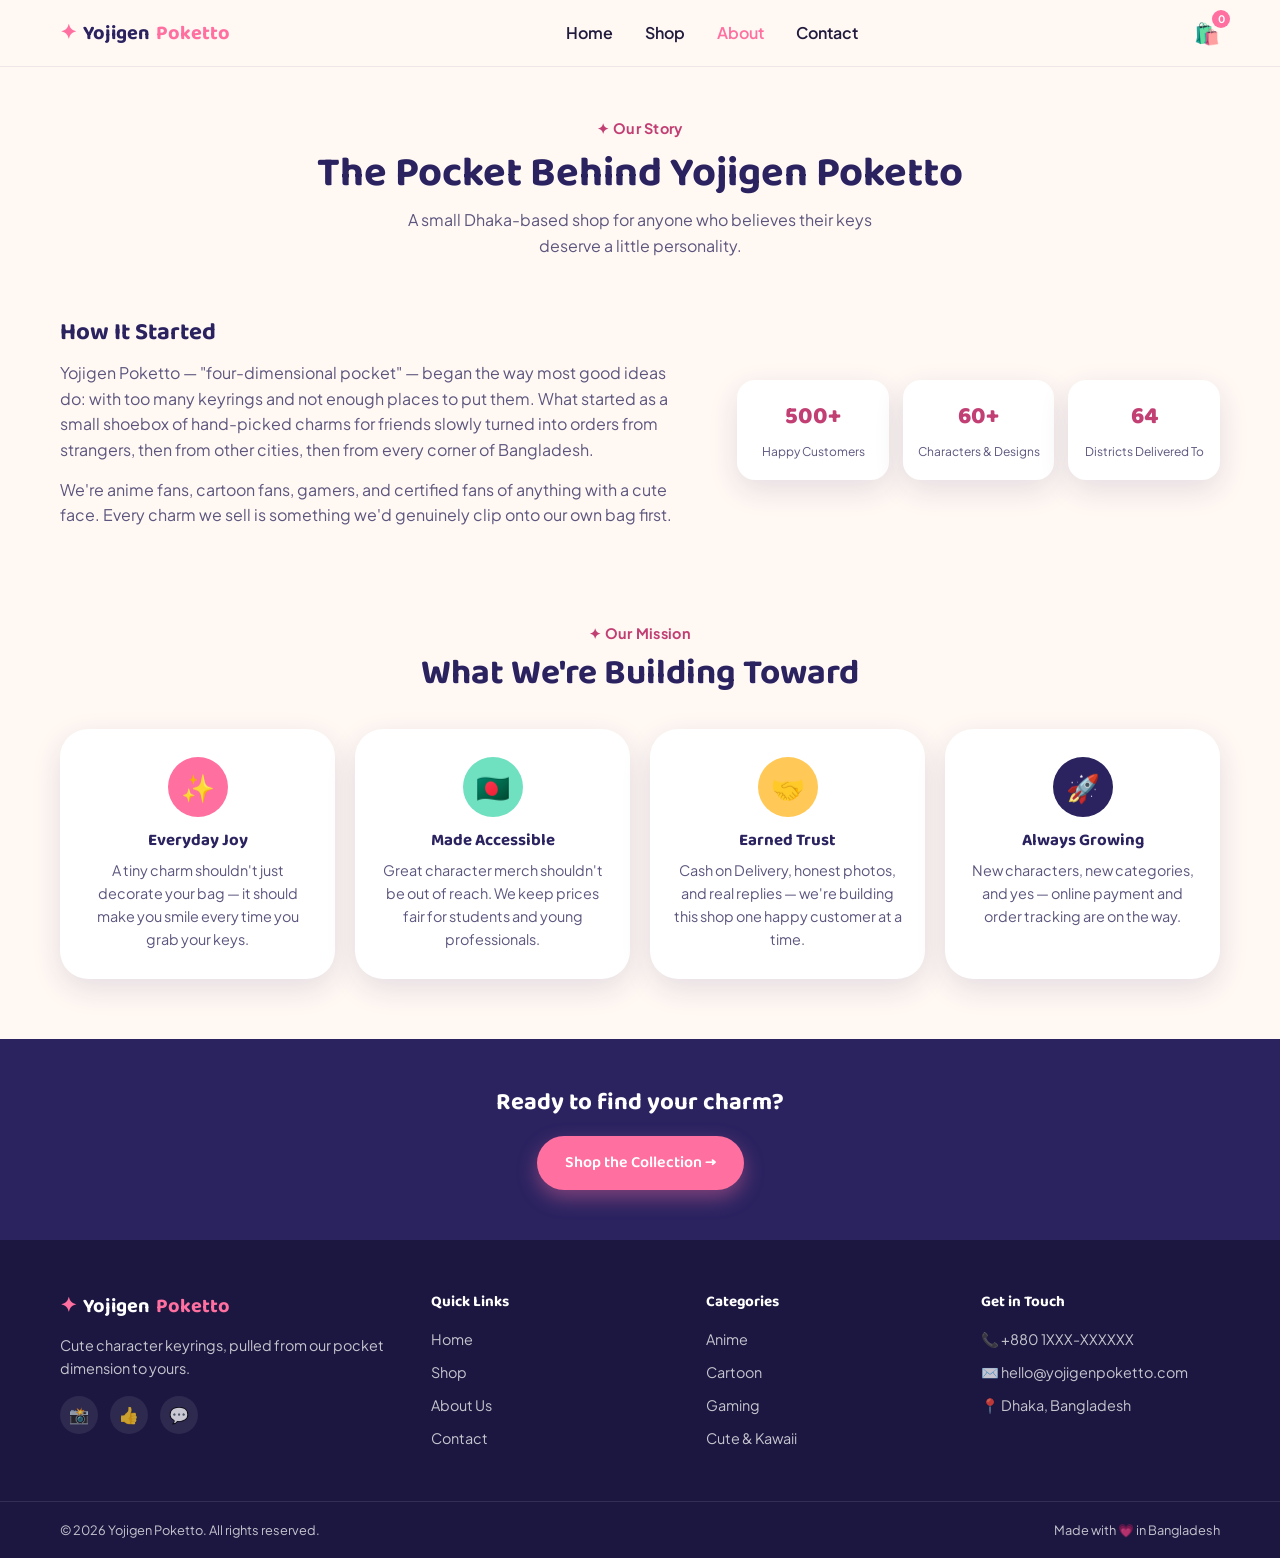
<file: about.html>
<!DOCTYPE html>
<html lang="en">
<head>
  <meta charset="UTF-8">
  <meta name="viewport" content="width=device-width, initial-scale=1.0">
  <title>About Us | Yojigen Poketto</title>
  <meta name="description" content="Meet Yojigen Poketto — a small Dhaka-based shop for cute anime, cartoon and gaming character keyrings.">
  <link rel="icon" href="data:image/svg+xml,<svg xmlns=%22http://www.w3.org/2000/svg%22 viewBox=%220 0 100 100%22><text y=%22.9em%22 font-size=%2290%22>🌀</text></svg>">

  <link rel="preconnect" href="https://fonts.googleapis.com">
  <link rel="preconnect" href="https://fonts.gstatic.com" crossorigin>
  <link href="https://fonts.googleapis.com/css2?family=Baloo+2:wght@500;600;700;800&family=Plus+Jakarta+Sans:wght@400;500;600;700&display=swap" rel="stylesheet">

  <link rel="stylesheet" href="css/style.css">
</head>
<body>

  <!-- ===== HEADER ===== -->
  <header class="site-header">
    <div class="container header-inner">
      <a href="index.html" class="logo">
        <span class="logo-mark">✦</span>
        Yojigen <span class="logo-accent">Poketto</span>
      </a>

      <nav class="main-nav" id="main-nav">
        <ul>
          <li><a href="index.html" class="nav-link">Home</a></li>
          <li><a href="products.html" class="nav-link">Shop</a></li>
          <li><a href="about.html" class="nav-link active">About</a></li>
          <li><a href="contact.html" class="nav-link">Contact</a></li>
        </ul>
      </nav>

      <div class="header-actions">
        <a href="cart.html" class="cart-link" aria-label="View cart">
          <span aria-hidden="true">🛍️</span>
          <span class="cart-count" id="cart-count">0</span>
        </a>
        <button class="nav-toggle" id="nav-toggle" aria-label="Open menu" aria-expanded="false">
          <span></span><span></span><span></span>
        </button>
      </div>
    </div>
  </header>

  <main>
    <section class="about-hero">
      <div class="container">
        <p class="eyebrow">✦ Our Story</p>
        <h1>The Pocket Behind Yojigen Poketto</h1>
        <p class="section-sub about-hero-sub">A small Dhaka-based shop for anyone who believes their keys deserve a little personality.</p>
      </div>
    </section>

    <section class="about-story">
      <div class="container about-story-grid">
        <div class="about-story-text">
          <h2>How It Started</h2>
          <p>Yojigen Poketto — "four-dimensional pocket" — began the way most good ideas do: with too many keyrings and not enough places to put them. What started as a small shoebox of hand-picked charms for friends slowly turned into orders from strangers, then from other cities, then from every corner of Bangladesh.</p>
          <p>We're anime fans, cartoon fans, gamers, and certified fans of anything with a cute face. Every charm we sell is something we'd genuinely clip onto our own bag first.</p>
        </div>

        <div class="about-stats">
          <div class="about-stat">
            <span class="about-stat-number">500+</span>
            <span class="about-stat-label">Happy Customers</span>
          </div>
          <div class="about-stat">
            <span class="about-stat-number">60+</span>
            <span class="about-stat-label">Characters &amp; Designs</span>
          </div>
          <div class="about-stat">
            <span class="about-stat-number">64</span>
            <span class="about-stat-label">Districts Delivered To</span>
          </div>
        </div>
      </div>
    </section>

    <section class="about-mission">
      <div class="container">
        <div class="section-heading">
          <p class="eyebrow">✦ Our Mission</p>
          <h2>What We're Building Toward</h2>
        </div>

        <div class="why-grid">
          <div class="why-card">
            <span class="why-icon why-icon-pink">✨</span>
            <h3>Everyday Joy</h3>
            <p>A tiny charm shouldn't just decorate your bag — it should make you smile every time you grab your keys.</p>
          </div>
          <div class="why-card">
            <span class="why-icon why-icon-mint">🇧🇩</span>
            <h3>Made Accessible</h3>
            <p>Great character merch shouldn't be out of reach. We keep prices fair for students and young professionals.</p>
          </div>
          <div class="why-card">
            <span class="why-icon why-icon-yellow">🤝</span>
            <h3>Earned Trust</h3>
            <p>Cash on Delivery, honest photos, and real replies — we're building this shop one happy customer at a time.</p>
          </div>
          <div class="why-card">
            <span class="why-icon why-icon-indigo">🚀</span>
            <h3>Always Growing</h3>
            <p>New characters, new categories, and yes — online payment and order tracking are on the way.</p>
          </div>
        </div>
      </div>
    </section>

    <section class="about-cta">
      <div class="container about-cta-inner">
        <h2>Ready to find your charm?</h2>
        <a href="products.html" class="btn btn-primary">Shop the Collection →</a>
      </div>
    </section>
  </main>

  <!-- ===== FOOTER ===== -->
  <footer class="site-footer">
    <div class="container footer-inner">
      <div class="footer-col footer-brand">
        <a href="index.html" class="logo logo-light">
          <span class="logo-mark">✦</span>
          Yojigen <span class="logo-accent">Poketto</span>
        </a>
        <p>Cute character keyrings, pulled from our pocket dimension to yours.</p>
        <div class="footer-social">
          <a href="https://instagram.com/yojigenpoketto" target="_blank" rel="noopener" aria-label="Instagram">📸</a>
          <a href="https://facebook.com/yojigenpoketto" target="_blank" rel="noopener" aria-label="Facebook">👍</a>
          <a href="https://wa.me/8801XXXXXXXXX" target="_blank" rel="noopener" aria-label="WhatsApp">💬</a>
        </div>
      </div>

      <div class="footer-col">
        <h4>Quick Links</h4>
        <ul>
          <li><a href="index.html">Home</a></li>
          <li><a href="products.html">Shop</a></li>
          <li><a href="about.html">About Us</a></li>
          <li><a href="contact.html">Contact</a></li>
        </ul>
      </div>

      <div class="footer-col">
        <h4>Categories</h4>
        <ul>
          <li><a href="products.html?category=anime">Anime</a></li>
          <li><a href="products.html?category=cartoon">Cartoon</a></li>
          <li><a href="products.html?category=gaming">Gaming</a></li>
          <li><a href="products.html?category=cute">Cute &amp; Kawaii</a></li>
        </ul>
      </div>

      <div class="footer-col">
        <h4>Get in Touch</h4>
        <ul>
          <li>📞 +880 1XXX-XXXXXX</li>
          <li>✉️ hello@yojigenpoketto.com</li>
          <li>📍 Dhaka, Bangladesh</li>
        </ul>
      </div>
    </div>

    <div class="footer-bottom">
      <div class="container footer-bottom-inner">
        <p>© 2026 Yojigen Poketto. All rights reserved.</p>
        <p>Made with 💗 in Bangladesh</p>
      </div>
    </div>
  </footer>

  <script src="js/data.js"></script>
  <script src="js/cart-utils.js"></script>
  <script src="js/main.js"></script>
</body>
</html>
</file>
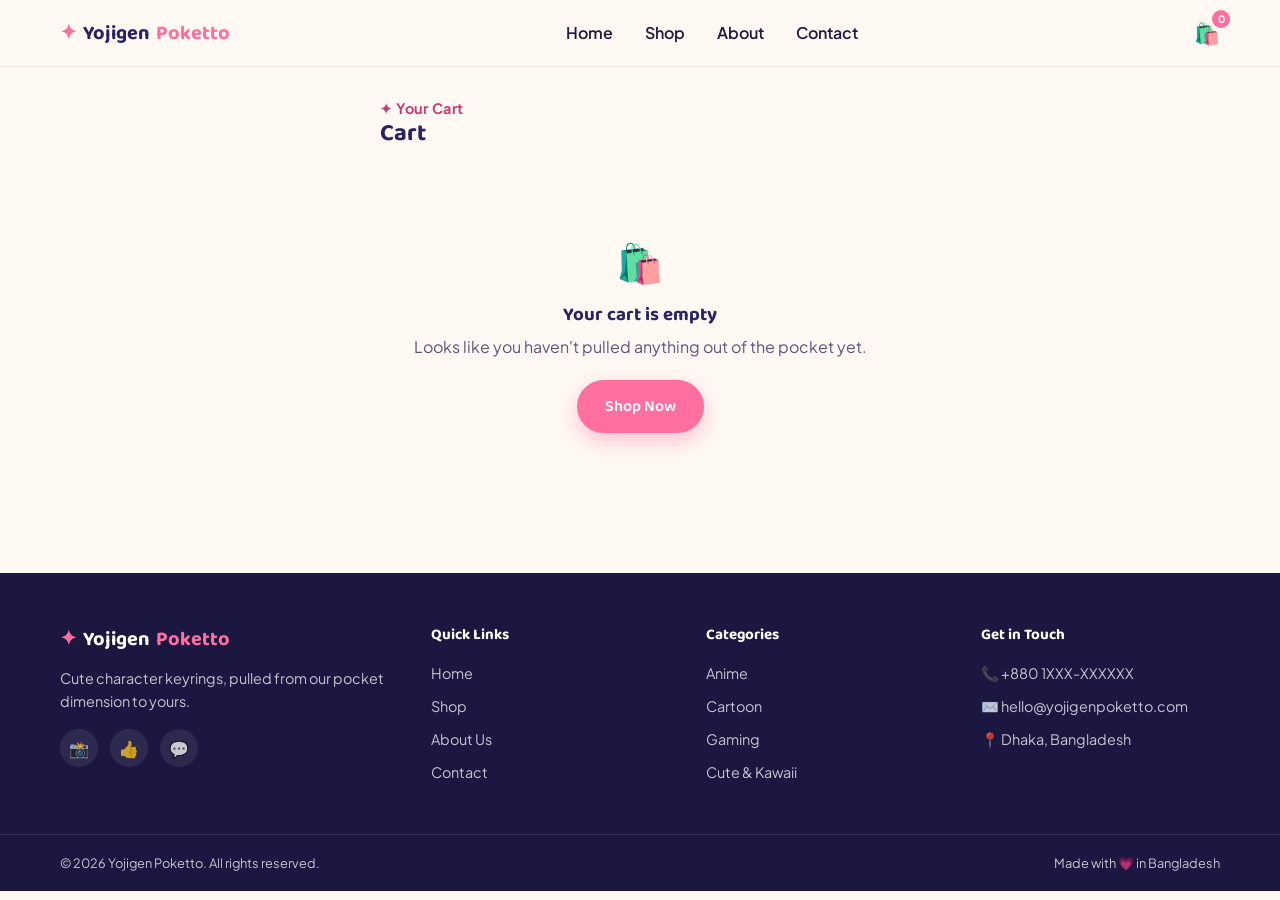
<file: cart.html>
<!DOCTYPE html>
<html lang="en">
<head>
  <meta charset="UTF-8">
  <meta name="viewport" content="width=device-width, initial-scale=1.0">
  <title>Your Cart | Yojigen Poketto</title>
  <link rel="icon" href="data:image/svg+xml,<svg xmlns=%22http://www.w3.org/2000/svg%22 viewBox=%220 0 100 100%22><text y=%22.9em%22 font-size=%2290%22>🌀</text></svg>">

  <link rel="preconnect" href="https://fonts.googleapis.com">
  <link rel="preconnect" href="https://fonts.gstatic.com" crossorigin>
  <link href="https://fonts.googleapis.com/css2?family=Baloo+2:wght@500;600;700;800&family=Plus+Jakarta+Sans:wght@400;500;600;700&display=swap" rel="stylesheet">

  <link rel="stylesheet" href="css/style.css">
</head>
<body>

  <!-- ===== HEADER ===== -->
  <header class="site-header">
    <div class="container header-inner">
      <a href="index.html" class="logo">
        <span class="logo-mark">✦</span>
        Yojigen <span class="logo-accent">Poketto</span>
      </a>

      <nav class="main-nav" id="main-nav">
        <ul>
          <li><a href="index.html" class="nav-link">Home</a></li>
          <li><a href="products.html" class="nav-link">Shop</a></li>
          <li><a href="about.html" class="nav-link">About</a></li>
          <li><a href="contact.html" class="nav-link">Contact</a></li>
        </ul>
      </nav>

      <div class="header-actions">
        <a href="cart.html" class="cart-link" aria-label="View cart">
          <span aria-hidden="true">🛍️</span>
          <span class="cart-count" id="cart-count">0</span>
        </a>
        <button class="nav-toggle" id="nav-toggle" aria-label="Open menu" aria-expanded="false">
          <span></span><span></span><span></span>
        </button>
      </div>
    </div>
  </header>

  <main>
    <section class="cart-section">
      <div class="container">
        <div class="section-heading" style="text-align:left; margin-bottom:24px;">
          <p class="eyebrow">✦ Your Cart</p>
          <h1>Cart</h1>
        </div>

        <div id="cart-content"></div>
      </div>
    </section>
  </main>

  <!-- ===== FOOTER ===== -->
  <footer class="site-footer">
    <div class="container footer-inner">
      <div class="footer-col footer-brand">
        <a href="index.html" class="logo logo-light">
          <span class="logo-mark">✦</span>
          Yojigen <span class="logo-accent">Poketto</span>
        </a>
        <p>Cute character keyrings, pulled from our pocket dimension to yours.</p>
        <div class="footer-social">
          <a href="https://instagram.com/yojigenpoketto" target="_blank" rel="noopener" aria-label="Instagram">📸</a>
          <a href="https://facebook.com/yojigenpoketto" target="_blank" rel="noopener" aria-label="Facebook">👍</a>
          <a href="https://wa.me/8801XXXXXXXXX" target="_blank" rel="noopener" aria-label="WhatsApp">💬</a>
        </div>
      </div>

      <div class="footer-col">
        <h4>Quick Links</h4>
        <ul>
          <li><a href="index.html">Home</a></li>
          <li><a href="products.html">Shop</a></li>
          <li><a href="about.html">About Us</a></li>
          <li><a href="contact.html">Contact</a></li>
        </ul>
      </div>

      <div class="footer-col">
        <h4>Categories</h4>
        <ul>
          <li><a href="products.html?category=anime">Anime</a></li>
          <li><a href="products.html?category=cartoon">Cartoon</a></li>
          <li><a href="products.html?category=gaming">Gaming</a></li>
          <li><a href="products.html?category=cute">Cute &amp; Kawaii</a></li>
        </ul>
      </div>

      <div class="footer-col">
        <h4>Get in Touch</h4>
        <ul>
          <li>📞 +880 1XXX-XXXXXX</li>
          <li>✉️ hello@yojigenpoketto.com</li>
          <li>📍 Dhaka, Bangladesh</li>
        </ul>
      </div>
    </div>

    <div class="footer-bottom">
      <div class="container footer-bottom-inner">
        <p>© 2026 Yojigen Poketto. All rights reserved.</p>
        <p>Made with 💗 in Bangladesh</p>
      </div>
    </div>
  </footer>

  <script src="js/data.js"></script>
  <script src="js/cart-utils.js"></script>
  <script src="js/main.js"></script>
  <script src="js/cart.js"></script>
</body>
</html>
</file>
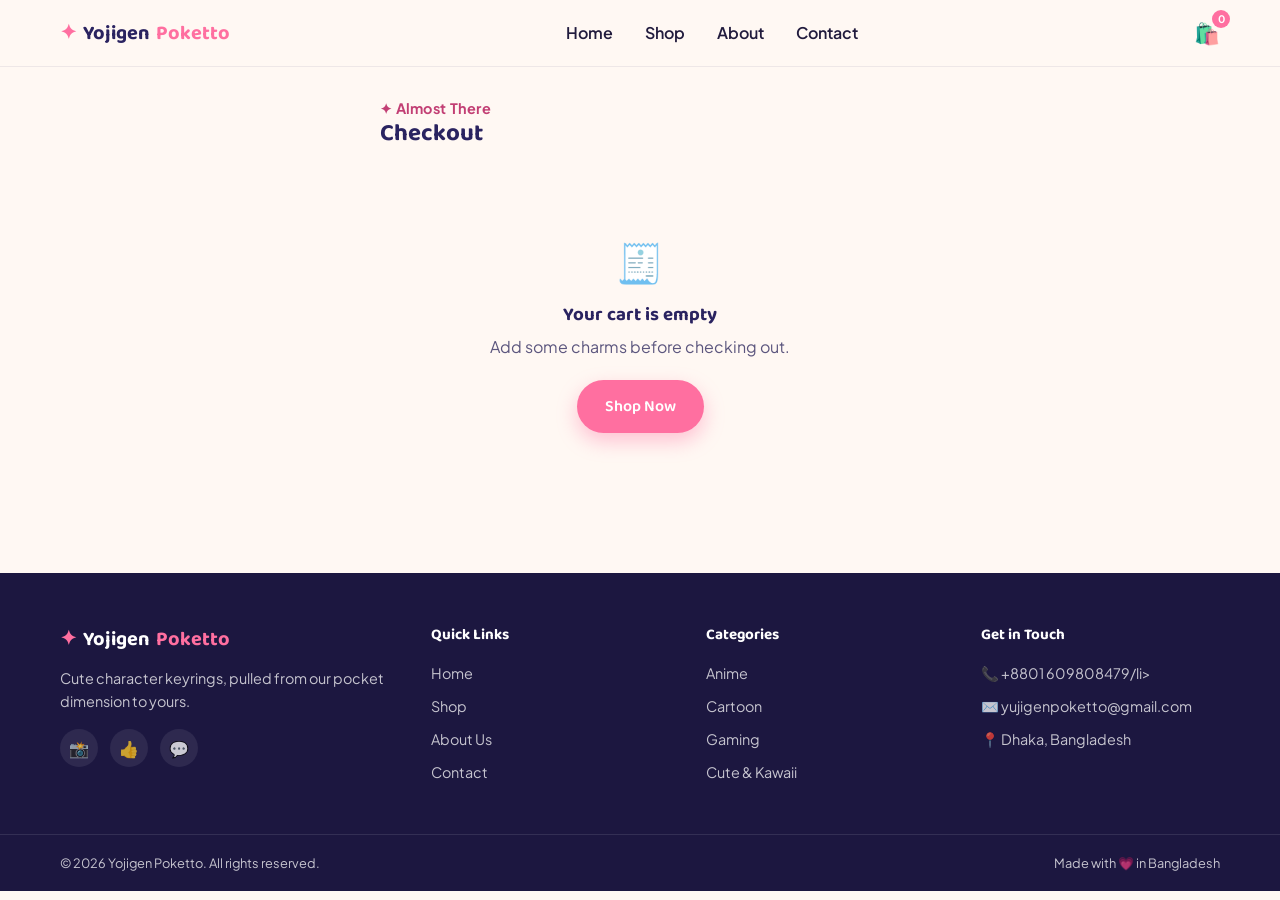
<file: checkout.html>
<!DOCTYPE html>
<html lang="en">
<head>
  <meta charset="UTF-8">
  <meta name="viewport" content="width=device-width, initial-scale=1.0">
  <title>Checkout | Yojigen Poketto</title>
  <link rel="icon" href="data:image/svg+xml,<svg xmlns=%22http://www.w3.org/2000/svg%22 viewBox=%220 0 100 100%22><text y=%22.9em%22 font-size=%2290%22>🌀</text></svg>">

  <link rel="preconnect" href="https://fonts.googleapis.com">
  <link rel="preconnect" href="https://fonts.gstatic.com" crossorigin>
  <link href="https://fonts.googleapis.com/css2?family=Baloo+2:wght@500;600;700;800&family=Plus+Jakarta+Sans:wght@400;500;600;700&display=swap" rel="stylesheet">

  <link rel="stylesheet" href="css/style.css">
</head>
<body>

  <!-- ===== HEADER ===== -->
  <header class="site-header">
    <div class="container header-inner">
      <a href="index.html" class="logo">
        <span class="logo-mark">✦</span>
        Yojigen <span class="logo-accent">Poketto</span>
      </a>

      <nav class="main-nav" id="main-nav">
        <ul>
          <li><a href="index.html" class="nav-link">Home</a></li>
          <li><a href="products.html" class="nav-link">Shop</a></li>
          <li><a href="about.html" class="nav-link">About</a></li>
          <li><a href="contact.html" class="nav-link">Contact</a></li>
        </ul>
      </nav>

      <div class="header-actions">
        <a href="cart.html" class="cart-link" aria-label="View cart">
          <span aria-hidden="true">🛍️</span>
          <span class="cart-count" id="cart-count">0</span>
        </a>
        <button class="nav-toggle" id="nav-toggle" aria-label="Open menu" aria-expanded="false">
          <span></span><span></span><span></span>
        </button>
      </div>
    </div>
  </header>

  <main>
    <section class="checkout-section">
      <div class="container">
        <div class="section-heading" style="text-align:left; margin-bottom:24px;">
          <p class="eyebrow">✦ Almost There</p>
          <h1>Checkout</h1>
        </div>

        <div id="checkout-content"></div>
      </div>
    </section>
  </main>

  <!-- ===== FOOTER ===== -->
  <footer class="site-footer">
    <div class="container footer-inner">
      <div class="footer-col footer-brand">
        <a href="index.html" class="logo logo-light">
          <span class="logo-mark">✦</span>
          Yojigen <span class="logo-accent">Poketto</span>
        </a>
        <p>Cute character keyrings, pulled from our pocket dimension to yours.</p>
        <div class="footer-social">
          <a href="https://instagram.com/yojigenpoketto" target="_blank" rel="noopener" aria-label="Instagram">📸</a>
          <a href="https://facebook.com/yojigenpoketto" target="_blank" rel="noopener" aria-label="Facebook">👍</a>
          <a href="https://wa.me/8801XXXXXXXXX" target="_blank" rel="noopener" aria-label="WhatsApp">💬</a>
        </div>
      </div>

      <div class="footer-col">
        <h4>Quick Links</h4>
        <ul>
          <li><a href="index.html">Home</a></li>
          <li><a href="products.html">Shop</a></li>
          <li><a href="about.html">About Us</a></li>
          <li><a href="contact.html">Contact</a></li>
        </ul>
      </div>

      <div class="footer-col">
        <h4>Categories</h4>
        <ul>
          <li><a href="products.html?category=anime">Anime</a></li>
          <li><a href="products.html?category=cartoon">Cartoon</a></li>
          <li><a href="products.html?category=gaming">Gaming</a></li>
          <li><a href="products.html?category=cute">Cute &amp; Kawaii</a></li>
        </ul>
      </div>

      <div class="footer-col">
        <h4>Get in Touch</h4>
        <ul>
          <li>📞 +8801 609808479/li>
          <li>✉️ yujigenpoketto@gmail.com</li>
          <li>📍 Dhaka, Bangladesh</li>
        </ul>
      </div>
    </div>

    <div class="footer-bottom">
      <div class="container footer-bottom-inner">
        <p>© 2026 Yojigen Poketto. All rights reserved.</p>
        <p>Made with 💗 in Bangladesh</p>
      </div>
    </div>
  </footer>

  <script src="js/data.js"></script>
  <script src="js/cart-utils.js"></script>
  <script src="js/main.js"></script>
  <script src="js/checkout.js"></script>
</body>
</html>
</file>
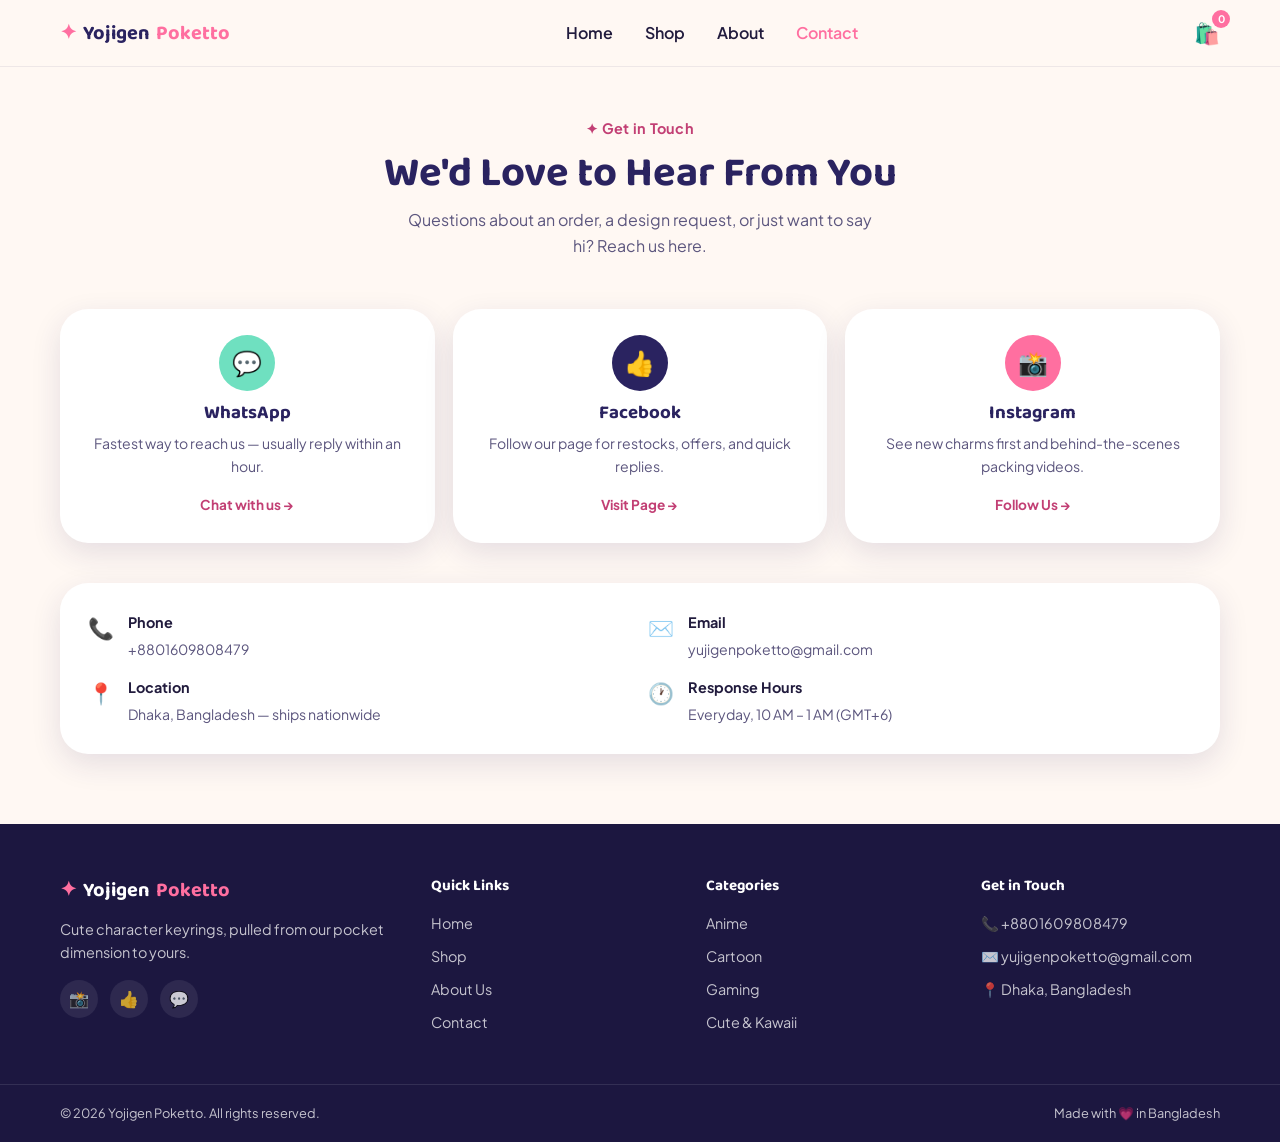
<file: contact.html>
<!DOCTYPE html>
<html lang="en">
<head>
  <meta charset="UTF-8">
  <meta name="viewport" content="width=device-width, initial-scale=1.0">
  <title>Contact Us | Yojigen Poketto</title>
  <meta name="description" content="Reach Yojigen Poketto on WhatsApp, Facebook, or Instagram — or find our phone, email and location here.">
  <link rel="icon" href="data:image/svg+xml,<svg xmlns=%22http://www.w3.org/2000/svg%22 viewBox=%220 0 100 100%22><text y=%22.9em%22 font-size=%2290%22>🌀</text></svg>">

  <link rel="preconnect" href="https://fonts.googleapis.com">
  <link rel="preconnect" href="https://fonts.gstatic.com" crossorigin>
  <link href="https://fonts.googleapis.com/css2?family=Baloo+2:wght@500;600;700;800&family=Plus+Jakarta+Sans:wght@400;500;600;700&display=swap" rel="stylesheet">

  <link rel="stylesheet" href="css/style.css">
</head>
<body>

  <!-- ===== HEADER ===== -->
  <header class="site-header">
    <div class="container header-inner">
      <a href="index.html" class="logo">
        <span class="logo-mark">✦</span>
        Yojigen <span class="logo-accent">Poketto</span>
      </a>

      <nav class="main-nav" id="main-nav">
        <ul>
          <li><a href="index.html" class="nav-link">Home</a></li>
          <li><a href="products.html" class="nav-link">Shop</a></li>
          <li><a href="about.html" class="nav-link">About</a></li>
          <li><a href="contact.html" class="nav-link active">Contact</a></li>
        </ul>
      </nav>

      <div class="header-actions">
        <a href="cart.html" class="cart-link" aria-label="View cart">
          <span aria-hidden="true">🛍️</span>
          <span class="cart-count" id="cart-count">0</span>
        </a>
        <button class="nav-toggle" id="nav-toggle" aria-label="Open menu" aria-expanded="false">
          <span></span><span></span><span></span>
        </button>
      </div>
    </div>
  </header>

  <main>
    <section class="contact-hero">
      <div class="container">
        <p class="eyebrow">✦ Get in Touch</p>
        <h1>We'd Love to Hear From You</h1>
        <p class="section-sub">Questions about an order, a design request, or just want to say hi? Reach us here.</p>
      </div>
    </section>

    <section class="contact-section">
      <div class="container">
        <div class="contact-grid">

          <!-- 🔧 Replace with your real WhatsApp number, no + or spaces -->
          <a href="https://wa.me/8801609808479" target="_blank" rel="noopener" class="contact-card">
            <span class="contact-icon contact-icon-whatsapp">💬</span>
            <h3>WhatsApp</h3>
            <p>Fastest way to reach us — usually reply within an hour.</p>
            <span class="contact-link-label">Chat with us →</span>
          </a>

          <a href="https://www.facebook.com/share/1HpKZLdWWx/" target="_blank" rel="noopener" class="contact-card">
            <span class="contact-icon contact-icon-facebook">👍</span>
            <h3>Facebook</h3>
            <p>Follow our page for restocks, offers, and quick replies.</p>
            <span class="contact-link-label">Visit Page →</span>
          </a>

          <a href="https://www.instagram.com/yojigen_poketto_?igsi=emx6MjBsZ3RkZXlr" target="_blank" rel="noopener" class="contact-card">
            <span class="contact-icon contact-icon-instagram">📸</span>
            <h3>Instagram</h3>
            <p>See new charms first and behind-the-scenes packing videos.</p>
            <span class="contact-link-label">Follow Us →</span>
          </a>

        </div>

        <div class="contact-details">
          <div class="contact-detail-item">
            <span>📞</span>
            <div>
              <h4>Phone</h4>
              <p>+8801609808479</p>
            </div>
          </div>
          <div class="contact-detail-item">
            <span>✉️</span>
            <div>
              <h4>Email</h4>
              <p>yujigenpoketto@gmail.com</p>
            </div>
          </div>
          <div class="contact-detail-item">
            <span>📍</span>
            <div>
              <h4>Location</h4>
              <p>Dhaka, Bangladesh — ships nationwide</p>
            </div>
          </div>
          <div class="contact-detail-item">
            <span>🕐</span>
            <div>
              <h4>Response Hours</h4>
              <p>Everyday, 10 AM – 1 AM (GMT+6)</p>
            </div>
          </div>
        </div>
      </div>
    </section>
  </main>

  <!-- ===== FOOTER ===== -->
  <footer class="site-footer">
    <div class="container footer-inner">
      <div class="footer-col footer-brand">
        <a href="index.html" class="logo logo-light">
          <span class="logo-mark">✦</span>
          Yojigen <span class="logo-accent">Poketto</span>
        </a>
        <p>Cute character keyrings, pulled from our pocket dimension to yours.</p>
        <div class="footer-social">
          <a href="https://www.instagram.com/yojigen_poketto_?igsi=emx6MjBsZ3RkZXlr" target="_blank" rel="noopener" aria-label="Instagram">📸</a>
          <a href="https://www.facebook.com/share/1HpKZLdWWx/" target="_blank" rel="noopener" aria-label="Facebook">👍</a>
          <a href="https://wa.me/+8801609808479" target="_blank" rel="noopener" aria-label="WhatsApp">💬</a>
        </div>
      </div>

      <div class="footer-col">
        <h4>Quick Links</h4>
        <ul>
          <li><a href="index.html">Home</a></li>
          <li><a href="products.html">Shop</a></li>
          <li><a href="about.html">About Us</a></li>
          <li><a href="contact.html">Contact</a></li>
        </ul>
      </div>

      <div class="footer-col">
        <h4>Categories</h4>
        <ul>
          <li><a href="products.html?category=anime">Anime</a></li>
          <li><a href="products.html?category=cartoon">Cartoon</a></li>
          <li><a href="products.html?category=gaming">Gaming</a></li>
          <li><a href="products.html?category=cute">Cute &amp; Kawaii</a></li>
        </ul>
      </div>

      <div class="footer-col">
        <h4>Get in Touch</h4>
        <ul>
          <li>📞 +8801609808479</li>
          <li>✉️ yujigenpoketto@gmail.com</li>
          <li>📍 Dhaka, Bangladesh</li>
        </ul>
      </div>
    </div>

    <div class="footer-bottom">
      <div class="container footer-bottom-inner">
        <p>© 2026 Yojigen Poketto. All rights reserved.</p>
        <p>Made with 💗 in Bangladesh</p>
      </div>
    </div>
  </footer>

  <script src="js/data.js"></script>
  <script src="js/cart-utils.js"></script>
  <script src="js/main.js"></script>
</body>
</html>
</file>
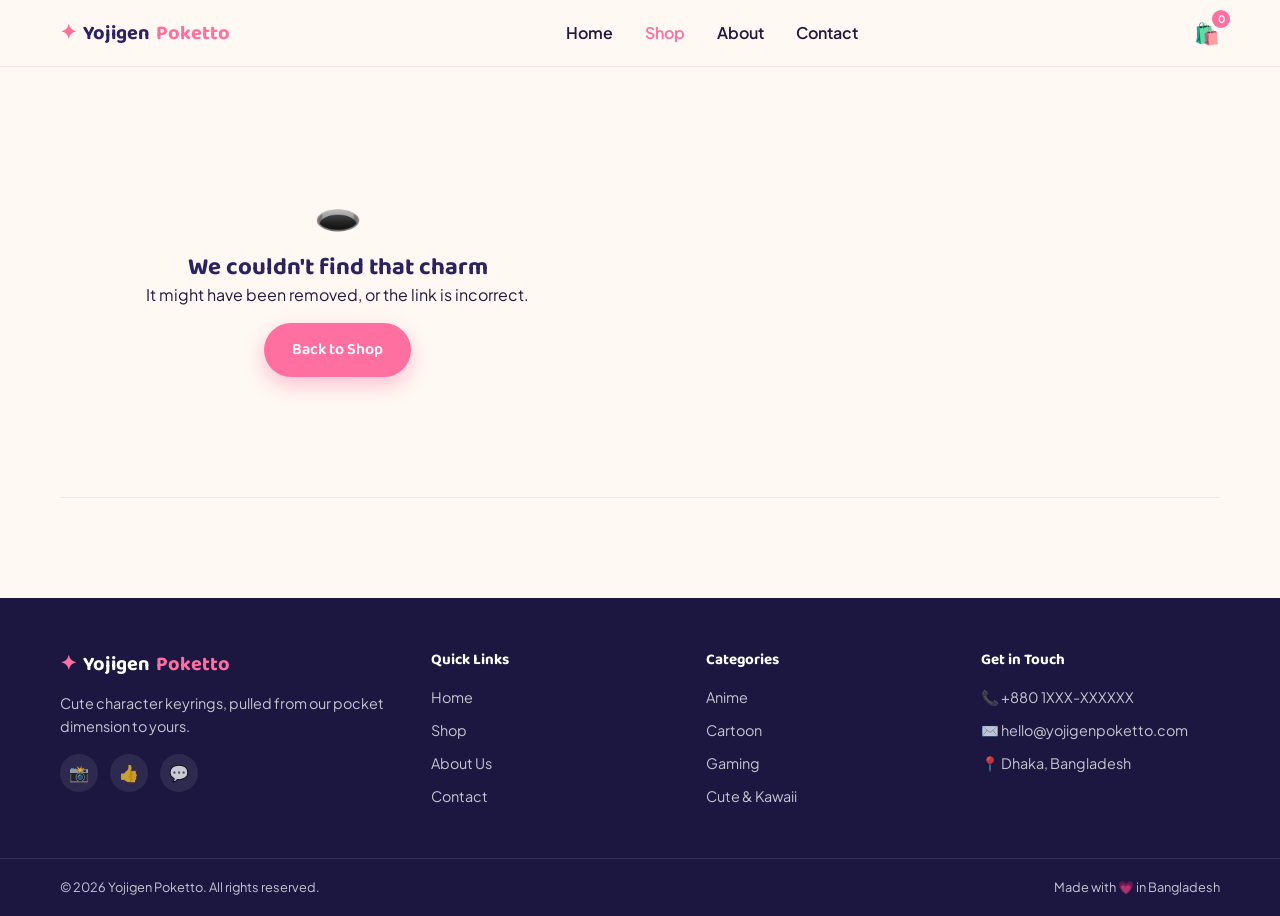
<file: product-details.html>
<!DOCTYPE html>
<html lang="en">
<head>
  <meta charset="UTF-8">
  <meta name="viewport" content="width=device-width, initial-scale=1.0">
  <title>Product Details | Yojigen Poketto</title>
  <link rel="icon" href="data:image/svg+xml,<svg xmlns=%22http://www.w3.org/2000/svg%22 viewBox=%220 0 100 100%22><text y=%22.9em%22 font-size=%2290%22>🌀</text></svg>">

  <link rel="preconnect" href="https://fonts.googleapis.com">
  <link rel="preconnect" href="https://fonts.gstatic.com" crossorigin>
  <link href="https://fonts.googleapis.com/css2?family=Baloo+2:wght@500;600;700;800&family=Plus+Jakarta+Sans:wght@400;500;600;700&display=swap" rel="stylesheet">

  <link rel="stylesheet" href="css/style.css">
</head>
<body>

  <!-- ===== HEADER ===== -->
  <header class="site-header">
    <div class="container header-inner">
      <a href="index.html" class="logo">
        <span class="logo-mark">✦</span>
        Yojigen <span class="logo-accent">Poketto</span>
      </a>

      <nav class="main-nav" id="main-nav">
        <ul>
          <li><a href="index.html" class="nav-link">Home</a></li>
          <li><a href="products.html" class="nav-link active">Shop</a></li>
          <li><a href="about.html" class="nav-link">About</a></li>
          <li><a href="contact.html" class="nav-link">Contact</a></li>
        </ul>
      </nav>

      <div class="header-actions">
        <a href="cart.html" class="cart-link" aria-label="View cart">
          <span aria-hidden="true">🛍️</span>
          <span class="cart-count" id="cart-count">0</span>
        </a>
        <button class="nav-toggle" id="nav-toggle" aria-label="Open menu" aria-expanded="false">
          <span></span><span></span><span></span>
        </button>
      </div>
    </div>
  </header>

  <main>
    <section class="pd-section">
      <div class="container">
        <nav class="breadcrumb" id="breadcrumb"></nav>
        <div class="pd-layout" id="pd-layout"></div>
        <div class="related-section" id="related-section"></div>
      </div>
    </section>
  </main>

  <!-- ===== FOOTER ===== -->
  <footer class="site-footer">
    <div class="container footer-inner">
      <div class="footer-col footer-brand">
        <a href="index.html" class="logo logo-light">
          <span class="logo-mark">✦</span>
          Yojigen <span class="logo-accent">Poketto</span>
        </a>
        <p>Cute character keyrings, pulled from our pocket dimension to yours.</p>
        <div class="footer-social">
          <a href="https://instagram.com/yojigenpoketto" target="_blank" rel="noopener" aria-label="Instagram">📸</a>
          <a href="https://facebook.com/yojigenpoketto" target="_blank" rel="noopener" aria-label="Facebook">👍</a>
          <a href="https://wa.me/8801XXXXXXXXX" target="_blank" rel="noopener" aria-label="WhatsApp">💬</a>
        </div>
      </div>

      <div class="footer-col">
        <h4>Quick Links</h4>
        <ul>
          <li><a href="index.html">Home</a></li>
          <li><a href="products.html">Shop</a></li>
          <li><a href="about.html">About Us</a></li>
          <li><a href="contact.html">Contact</a></li>
        </ul>
      </div>

      <div class="footer-col">
        <h4>Categories</h4>
        <ul>
          <li><a href="products.html?category=anime">Anime</a></li>
          <li><a href="products.html?category=cartoon">Cartoon</a></li>
          <li><a href="products.html?category=gaming">Gaming</a></li>
          <li><a href="products.html?category=cute">Cute &amp; Kawaii</a></li>
        </ul>
      </div>

      <div class="footer-col">
        <h4>Get in Touch</h4>
        <ul>
          <li>📞 +880 1XXX-XXXXXX</li>
          <li>✉️ hello@yojigenpoketto.com</li>
          <li>📍 Dhaka, Bangladesh</li>
        </ul>
      </div>
    </div>

    <div class="footer-bottom">
      <div class="container footer-bottom-inner">
        <p>© 2026 Yojigen Poketto. All rights reserved.</p>
        <p>Made with 💗 in Bangladesh</p>
      </div>
    </div>
  </footer>

  <script src="js/data.js"></script>
  <script src="js/cart-utils.js"></script>
  <script src="js/main.js"></script>
  <script src="js/product-details.js"></script>
</body>
</html>
</file>
<file: css/style.css>
/* =====================================================
   YOJIGEN POKETTO — MAIN STYLESHEET
   Organized in numbered sections — search "----" to jump around.
===================================================== */

/* ---------- 1. DESIGN TOKENS ---------- */
:root {
  --color-bg: #FFF8F3;
  --color-surface: #FFFFFF;
  --color-ink: #211B3D;
  --color-ink-soft: #5C567E;

  --color-indigo: #2A2360;
  --color-indigo-deep: #1C1740;

  --color-pink: #FF6FA0;
  --color-pink-dark: #C23F74;

  --color-yellow: #FFC857;
  --color-yellow-dark: #C98F1C;

  --color-mint: #6FE0C0;
  --color-mint-dark: #2F9C82;

  --font-display: 'Baloo 2', sans-serif;
  --font-body: 'Plus Jakarta Sans', sans-serif;

  --radius-sm: 10px;
  --radius-md: 18px;
  --radius-lg: 28px;
  --radius-full: 999px;

  --shadow-card: 0 10px 30px rgba(42, 35, 96, 0.12);
  --container-width: 1200px;
}

/* ---------- 2. RESET ---------- */
*, *::before, *::after { box-sizing: border-box; margin: 0; padding: 0; }
html { scroll-behavior: smooth; }
img { max-width: 100%; display: block; }
a { text-decoration: none; color: inherit; }
ul { list-style: none; }
button { font: inherit; border: none; background: none; cursor: pointer; }

/* ---------- 3. BASE TYPOGRAPHY ---------- */
body {
  font-family: var(--font-body);
  background: var(--color-bg);
  color: var(--color-ink);
  line-height: 1.6;
  -webkit-font-smoothing: antialiased;
}

h1, h2, h3 {
  font-family: var(--font-display);
  color: var(--color-indigo);
  line-height: 1.15;
}

/* ---------- 4. LAYOUT HELPER ---------- */
.container {
  width: 100%;
  max-width: var(--container-width);
  margin: 0 auto;
  padding: 0 20px;
}

/* ---------- 5. BUTTONS ---------- */
.btn {
  display: inline-flex;
  align-items: center;
  gap: 8px;
  padding: 14px 28px;
  border-radius: var(--radius-full);
  font-family: var(--font-display);
  font-weight: 600;
  font-size: 1rem;
  transition: transform 0.2s ease, box-shadow 0.2s ease, background 0.2s ease;
}

.btn-primary {
  background: var(--color-pink);
  color: #fff;
  box-shadow: 0 8px 20px rgba(255, 111, 160, 0.4);
}

.btn-primary:hover:not(:disabled) {
  transform: translateY(-3px);
  box-shadow: 0 12px 26px rgba(255, 111, 160, 0.5);
}

.btn-primary:disabled { opacity: 0.5; cursor: not-allowed; }

.btn-outline {
  background: transparent;
  border: 2px solid var(--color-indigo);
  color: var(--color-indigo);
}

.btn-outline:hover { background: var(--color-indigo); color: #fff; transform: translateY(-3px); }

/* ---------- 6. HEADER ---------- */
.site-header {
  position: sticky;
  top: 0;
  z-index: 100;
  background: rgba(255, 248, 243, 0.9);
  backdrop-filter: blur(8px);
  border-bottom: 1px solid rgba(42, 35, 96, 0.08);
}

.header-inner {
  position: relative;
  display: flex;
  align-items: center;
  justify-content: space-between;
  padding-top: 16px;
  padding-bottom: 16px;
}

.logo {
  font-family: var(--font-display);
  font-weight: 700;
  font-size: 1.25rem;
  color: var(--color-indigo);
  display: flex;
  align-items: center;
  gap: 6px;
}

.logo-mark, .logo-accent { color: var(--color-pink); }
.logo-light { color: #fff; }

.main-nav {
  position: absolute;
  top: 100%;
  left: 0;
  right: 0;
  background: var(--color-surface);
  box-shadow: var(--shadow-card);
  max-height: 0;
  overflow: hidden;
  transition: max-height 0.3s ease;
}

.main-nav.is-open { max-height: 300px; }

.main-nav ul { display: flex; flex-direction: column; padding: 12px 20px 20px; }

.main-nav a {
  display: block;
  padding: 12px 0;
  font-weight: 600;
  color: var(--color-ink);
  border-bottom: 1px solid rgba(42, 35, 96, 0.06);
}

.main-nav a.active { color: var(--color-pink); }

.header-actions { display: flex; align-items: center; gap: 14px; }

.cart-link { position: relative; font-size: 1.3rem; }

.cart-count {
  position: absolute;
  top: -6px;
  right: -10px;
  background: var(--color-pink);
  color: #fff;
  font-size: 0.65rem;
  font-weight: 700;
  width: 18px;
  height: 18px;
  border-radius: 50%;
  display: flex;
  align-items: center;
  justify-content: center;
}

.nav-toggle { width: 32px; height: 24px; display: flex; flex-direction: column; justify-content: space-between; }

.nav-toggle span {
  display: block;
  height: 3px;
  border-radius: 2px;
  background: var(--color-indigo);
  transition: transform 0.25s ease, opacity 0.25s ease;
}

.nav-toggle.is-open span:nth-child(1) { transform: translateY(10.5px) rotate(45deg); }
.nav-toggle.is-open span:nth-child(2) { opacity: 0; }
.nav-toggle.is-open span:nth-child(3) { transform: translateY(-10.5px) rotate(-45deg); }

/* ---------- 7. HERO ---------- */
.hero { padding: 48px 0 60px; overflow: hidden; }

.hero-inner { display: flex; flex-direction: column; align-items: center; text-align: center; gap: 20px; }

.eyebrow { font-weight: 700; color: var(--color-pink-dark); letter-spacing: 0.02em; font-size: 0.9rem; }
.eyebrow-light { color: var(--color-yellow); }

.hero-text h1 { font-size: clamp(2.2rem, 8vw, 3.5rem); margin: 10px 0 14px; }

.hero-tagline { color: var(--color-ink-soft); font-size: 1.05rem; max-width: 480px; margin: 0 auto 24px; }

.trust-chips { display: flex; flex-wrap: wrap; justify-content: center; gap: 10px; margin-top: 26px; }

.trust-chips li {
  background: var(--color-surface);
  padding: 8px 14px;
  border-radius: var(--radius-full);
  font-size: 0.8rem;
  font-weight: 600;
  box-shadow: var(--shadow-card);
}

/* ---------- 8. HERO VISUAL: the "pocket portal" ---------- */
.hero-visual { position: relative; width: min(80vw, 320px); aspect-ratio: 1 / 1; margin-top: 20px; }

.portal { position: absolute; inset: 8%; border-radius: 50%; }

.portal-glow {
  position: absolute;
  inset: 0;
  border-radius: 50%;
  background: radial-gradient(circle at 50% 42%, #4B3FA0 0%, var(--color-indigo) 55%, var(--color-indigo-deep) 100%);
  box-shadow: 0 0 60px 12px rgba(255, 111, 160, 0.35);
}

.portal-ring {
  position: absolute;
  inset: -6%;
  border-radius: 50%;
  border: 2px dashed rgba(255, 255, 255, 0.35);
  animation: spin 18s linear infinite;
}

@keyframes spin { to { transform: rotate(360deg); } }

.charm {
  position: absolute;
  width: 70px;
  height: 70px;
  border-radius: 22px;
  box-shadow: var(--shadow-card);
  animation: float 4s ease-in-out infinite;
}

.charm-loop {
  position: absolute;
  top: -13px;
  left: 50%;
  transform: translateX(-50%);
  width: 20px;
  height: 20px;
  border-radius: 50%;
  border: 5px solid currentColor;
}

.eye { position: absolute; top: 38%; width: 6px; height: 6px; border-radius: 50%; background: var(--color-ink); }
.eye-left { left: 28%; }
.eye-right { right: 28%; }

.smile {
  position: absolute;
  bottom: 30%;
  left: 50%;
  transform: translateX(-50%);
  width: 14px;
  height: 7px;
  border-bottom: 2.5px solid var(--color-ink);
  border-radius: 0 0 10px 10px;
}

.charm-pink   { background: var(--color-pink);   color: var(--color-pink-dark);   top: 4%;  left: 0%;  animation-delay: 0s; }
.charm-mint   { background: var(--color-mint);   color: var(--color-mint-dark);   top: 58%; left: 68%; animation-delay: 1.3s; }
.charm-yellow { background: var(--color-yellow); color: var(--color-yellow-dark); top: 62%; left: 4%;  animation-delay: 0.6s; }

@keyframes float { 0%, 100% { transform: translateY(0); } 50% { transform: translateY(-10px); } }

/* ---------- 9. SECTION HEADINGS (shared) ---------- */
.section-heading { text-align: center; max-width: 520px; margin: 0 auto 36px; }
.section-heading h2 { font-size: clamp(1.6rem, 5vw, 2.2rem); margin: 8px 0 10px; }
.section-sub { color: var(--color-ink-soft); }

/* ---------- 10. CATEGORIES ---------- */
.categories { padding: 20px 0 60px; }

.category-grid { display: grid; grid-template-columns: repeat(2, 1fr); gap: 16px; }

.category-card {
  background: var(--color-surface);
  border-radius: var(--radius-lg);
  padding: 24px 16px;
  display: flex;
  flex-direction: column;
  align-items: center;
  gap: 10px;
  text-align: center;
  box-shadow: var(--shadow-card);
  transition: transform 0.2s ease, box-shadow 0.2s ease;
}

.category-card:hover { transform: translateY(-6px); box-shadow: 0 16px 34px rgba(42, 35, 96, 0.16); }

.category-icon {
  width: 56px;
  height: 56px;
  border-radius: 50%;
  display: flex;
  align-items: center;
  justify-content: center;
  font-size: 1.6rem;
}

.cat-anime   { background: var(--color-pink); }
.cat-cartoon { background: var(--color-indigo); }
.cat-gaming  { background: var(--color-mint); }
.cat-cute    { background: var(--color-yellow); }

.category-name { font-family: var(--font-display); font-weight: 700; color: var(--color-indigo); font-size: 0.95rem; }

/* ---------- 11. PRODUCT GRID & CARDS (Home + Shop + Related) ---------- */
.featured { padding: 20px 0 70px; }

.product-grid { display: grid; grid-template-columns: repeat(2, 1fr); gap: 20px; }

.product-card {
  background: var(--color-surface);
  border-radius: var(--radius-md);
  overflow: hidden;
  box-shadow: var(--shadow-card);
  display: flex;
  flex-direction: column;
  transition: transform 0.25s ease, box-shadow 0.25s ease;
}

.product-card:hover { transform: translateY(-6px); box-shadow: 0 16px 34px rgba(42, 35, 96, 0.18); }

.product-image { position: relative; display: block; aspect-ratio: 1 / 1; overflow: hidden; }

.product-image img { width: 100%; height: 100%; object-fit: cover; transition: transform 0.3s ease; }

.product-card:hover .product-image img { transform: scale(1.06); }

.product-tag {
  position: absolute;
  top: 10px;
  left: 10px;
  background: rgba(255, 255, 255, 0.9);
  color: var(--color-indigo);
  font-size: 0.7rem;
  font-weight: 700;
  padding: 4px 10px;
  border-radius: var(--radius-full);
}

.product-stock-badge {
  position: absolute;
  bottom: 10px;
  left: 10px;
  right: 10px;
  background: rgba(33, 27, 61, 0.85);
  color: #fff;
  font-size: 0.7rem;
  font-weight: 700;
  text-align: center;
  padding: 6px 0;
  border-radius: var(--radius-full);
}

.product-info { padding: 14px 14px 16px; display: flex; flex-direction: column; gap: 10px; flex: 1; }

.product-name { font-family: var(--font-display); font-weight: 600; font-size: 0.95rem; line-height: 1.3; }

.product-bottom { display: flex; align-items: center; justify-content: space-between; margin-top: auto; }

.product-price { font-family: var(--font-display); font-weight: 700; color: var(--color-pink-dark); }

.btn-add {
  background: var(--color-indigo);
  color: #fff;
  font-weight: 700;
  font-size: 0.8rem;
  padding: 8px 14px;
  border-radius: var(--radius-full);
  transition: transform 0.2s ease, background 0.2s ease;
}

.btn-add:hover:not(:disabled) { background: var(--color-pink); transform: translateY(-2px); }
.btn-add:disabled { background: var(--color-ink-soft); opacity: 0.6; cursor: not-allowed; }

.featured-cta { text-align: center; margin-top: 36px; }

/* ---------- 12. TOAST ---------- */
.toast {
  position: fixed;
  bottom: 24px;
  left: 50%;
  transform: translateX(-50%) translateY(20px);
  background: var(--color-indigo);
  color: #fff;
  padding: 12px 20px;
  border-radius: var(--radius-full);
  font-weight: 600;
  font-size: 0.9rem;
  opacity: 0;
  pointer-events: none;
  transition: opacity 0.25s ease, transform 0.25s ease;
  z-index: 200;
  box-shadow: var(--shadow-card);
}

.toast.show { opacity: 1; transform: translateX(-50%) translateY(0); }

/* ---------- 13. WHY CHOOSE US ---------- */
.why-us { padding: 20px 0 70px; }

.why-grid { display: grid; grid-template-columns: 1fr; gap: 20px; }

.why-card {
  background: var(--color-surface);
  border-radius: var(--radius-lg);
  padding: 28px 22px;
  text-align: center;
  box-shadow: var(--shadow-card);
  transition: transform 0.2s ease;
}

.why-card:hover { transform: translateY(-6px); }

.why-icon {
  display: inline-flex;
  align-items: center;
  justify-content: center;
  width: 60px;
  height: 60px;
  border-radius: 50%;
  font-size: 1.7rem;
  margin-bottom: 14px;
}

.why-icon-pink   { background: var(--color-pink); }
.why-icon-mint   { background: var(--color-mint); }
.why-icon-yellow { background: var(--color-yellow); }
.why-icon-indigo { background: var(--color-indigo); }

.why-card h3 { font-size: 1.05rem; margin-bottom: 8px; }
.why-card p { color: var(--color-ink-soft); font-size: 0.9rem; }

/* ---------- 14. SOCIAL CTA ---------- */
.social-cta {
  background: radial-gradient(circle at 20% 20%, #4B3FA0 0%, var(--color-indigo) 45%, var(--color-indigo-deep) 100%);
  padding: 50px 0;
}

.social-cta-inner { display: flex; flex-direction: column; align-items: center; text-align: center; gap: 24px; }

.social-cta-text h2 { color: #fff; margin: 8px 0 10px; }
.social-cta-text p { color: rgba(255, 255, 255, 0.75); }

.social-cta-buttons { display: flex; flex-wrap: wrap; justify-content: center; gap: 12px; }

.btn-instagram { background: var(--color-pink); color: #fff; }
.btn-facebook { background: var(--color-mint); color: var(--color-indigo); }
.btn-social:hover { transform: translateY(-3px); filter: brightness(1.05); }

/* ---------- 15. FOOTER ---------- */
.site-footer { background: var(--color-indigo-deep); color: rgba(255, 255, 255, 0.75); padding-top: 50px; }

.footer-inner { display: grid; grid-template-columns: 1fr; gap: 36px; padding-bottom: 40px; }

.footer-brand p { margin: 12px 0 16px; font-size: 0.9rem; }

.footer-social { display: flex; gap: 12px; }

.footer-social a {
  width: 38px;
  height: 38px;
  border-radius: 50%;
  background: rgba(255, 255, 255, 0.08);
  display: flex;
  align-items: center;
  justify-content: center;
  transition: background 0.2s ease, transform 0.2s ease;
}

.footer-social a:hover { background: var(--color-pink); transform: translateY(-3px); }

.footer-col h4 { font-family: var(--font-display); color: #fff; font-size: 0.95rem; margin-bottom: 14px; }
.footer-col ul li { margin-bottom: 10px; font-size: 0.9rem; }
.footer-col a:hover { color: var(--color-mint); }

.footer-bottom { border-top: 1px solid rgba(255, 255, 255, 0.1); padding: 18px 0; }

.footer-bottom-inner { display: flex; flex-direction: column; gap: 6px; align-items: center; text-align: center; font-size: 0.8rem; }

/* ---------- 16. EMPTY STATE (shared: shop / cart / checkout) ---------- */
.empty-state { text-align: center; padding: 60px 20px; }
.empty-icon { font-size: 2.4rem; display: block; margin-bottom: 12px; }
.empty-state h3 { margin-bottom: 8px; }
.empty-state p { color: var(--color-ink-soft); margin-bottom: 20px; }

/* ---------- 17. SHOP PAGE (search + filters) ---------- */
.shop-hero { padding: 40px 0 10px; text-align: center; }
.shop-hero h1 { font-size: clamp(1.8rem, 6vw, 2.6rem); margin: 10px 0; }
.shop-hero .section-sub { max-width: 480px; margin: 0 auto; }

.shop-section { padding: 30px 0 70px; }

.shop-toolbar { display: flex; flex-direction: column; gap: 16px; margin-bottom: 10px; }

.search-box {
  position: relative;
  display: flex;
  align-items: center;
  background: var(--color-surface);
  border-radius: var(--radius-full);
  box-shadow: var(--shadow-card);
  padding: 4px 4px 4px 18px;
}

.search-icon { font-size: 0.95rem; margin-right: 8px; }

.search-box input {
  flex: 1;
  border: none;
  outline: none;
  padding: 12px 8px;
  font-family: var(--font-body);
  font-size: 0.95rem;
  background: transparent;
  color: var(--color-ink);
}

.filter-chips { display: flex; flex-wrap: wrap; gap: 10px; }

.filter-chip {
  padding: 9px 18px;
  border-radius: var(--radius-full);
  background: var(--color-surface);
  font-weight: 600;
  font-size: 0.85rem;
  color: var(--color-ink-soft);
  box-shadow: var(--shadow-card);
  transition: background 0.2s ease, color 0.2s ease, transform 0.2s ease;
}

.filter-chip:hover { transform: translateY(-2px); }
.filter-chip.active { background: var(--color-indigo); color: #fff; }

.results-count { color: var(--color-ink-soft); font-size: 0.85rem; margin: 20px 0 16px; }

/* ---------- 18. PRODUCT DETAILS PAGE ---------- */
.pd-section { padding: 30px 0 80px; }

.breadcrumb { font-size: 0.85rem; color: var(--color-ink-soft); margin-bottom: 24px; }
.breadcrumb a:hover { color: var(--color-pink-dark); }
.breadcrumb-current { color: var(--color-indigo); font-weight: 600; }

.pd-layout { display: grid; grid-template-columns: 1fr; gap: 30px; margin-bottom: 60px; }

.pd-image { position: relative; border-radius: var(--radius-lg); overflow: hidden; box-shadow: var(--shadow-card); aspect-ratio: 1/1; }
.pd-image img { width: 100%; height: 100%; object-fit: cover; }
.pd-stock-badge { left: 16px; right: 16px; bottom: 16px; }

.pd-tag { position: static; display: inline-block; margin-bottom: 14px; background: var(--color-bg); }

.pd-info h1 { font-size: clamp(1.6rem, 6vw, 2.2rem); margin-bottom: 10px; }

.pd-price { font-family: var(--font-display); font-size: 1.6rem; font-weight: 700; color: var(--color-pink-dark); margin-bottom: 16px; }

.pd-description { color: var(--color-ink-soft); margin-bottom: 16px; }

.pd-availability { font-weight: 600; font-size: 0.9rem; margin-bottom: 22px; }
.pd-availability.in-stock { color: var(--color-mint-dark); }
.pd-availability.out-of-stock { color: var(--color-pink-dark); }

.qty-selector {
  display: inline-flex;
  align-items: center;
  background: var(--color-surface);
  border-radius: var(--radius-full);
  box-shadow: var(--shadow-card);
  margin-bottom: 20px;
}

.qty-selector button { width: 40px; height: 40px; font-size: 1.1rem; font-weight: 700; color: var(--color-indigo); }

.qty-selector input {
  width: 44px;
  text-align: center;
  border: none;
  background: transparent;
  font-family: var(--font-display);
  font-weight: 700;
  font-size: 1rem;
}

.qty-selector input::-webkit-outer-spin-button,
.qty-selector input::-webkit-inner-spin-button { -webkit-appearance: none; margin: 0; }

.pd-add-btn { width: 100%; justify-content: center; margin-bottom: 20px; }

.pd-trust { display: flex; flex-direction: column; gap: 8px; font-size: 0.85rem; color: var(--color-ink-soft); }

.pd-not-found { text-align: center; padding: 60px 20px; }
.pd-not-found .btn { margin-top: 16px; }

.related-section { padding-top: 20px; border-top: 1px solid rgba(42, 35, 96, 0.08); }

/* ---------- 19. CART PAGE ---------- */
.cart-section { padding: 30px 0 80px; }

.cart-layout { display: grid; grid-template-columns: 1fr; gap: 30px; align-items: start; }

.cart-items { display: flex; flex-direction: column; gap: 14px; }

.cart-item {
  display: grid;
  grid-template-columns: 64px 1fr auto;
  grid-template-areas:
    "image info remove"
    "image qty total";
  gap: 10px 14px;
  align-items: center;
  background: var(--color-surface);
  border-radius: var(--radius-md);
  padding: 14px;
  box-shadow: var(--shadow-card);
}

.cart-item-image { grid-area: image; width: 64px; height: 64px; border-radius: var(--radius-sm); object-fit: cover; }
.cart-item-info { grid-area: info; }
.cart-item-info h3 { font-size: 0.95rem; font-family: var(--font-display); margin-bottom: 4px; }
.cart-item-price { font-size: 0.85rem; color: var(--color-ink-soft); }

.cart-qty { grid-area: qty; }
.cart-item-total { grid-area: total; font-weight: 700; color: var(--color-pink-dark); justify-self: end; }
.cart-remove { grid-area: remove; justify-self: end; font-size: 1.1rem; }

.cart-summary { background: var(--color-surface); border-radius: var(--radius-lg); padding: 24px; box-shadow: var(--shadow-card); }
.cart-summary h3 { margin-bottom: 16px; font-size: 1.1rem; }

.summary-row {
  display: flex;
  justify-content: space-between;
  font-size: 0.9rem;
  color: var(--color-ink-soft);
  padding: 10px 0;
  border-bottom: 1px solid rgba(42, 35, 96, 0.08);
}

.summary-total { font-family: var(--font-display); font-weight: 700; font-size: 1.1rem; color: var(--color-indigo); border-bottom: none; }

.cart-checkout-btn { width: 100%; justify-content: center; margin-top: 18px; }

.continue-shopping { display: block; text-align: center; margin-top: 14px; font-size: 0.85rem; color: var(--color-ink-soft); }
.continue-shopping:hover { color: var(--color-pink-dark); }

/* ---------- 20. CHECKOUT PAGE ---------- */
.checkout-section { padding: 30px 0 80px; }

.checkout-layout { display: grid; grid-template-columns: 1fr; gap: 30px; align-items: start; }

.checkout-form-fields {
  background: var(--color-surface);
  border-radius: var(--radius-lg);
  padding: 24px;
  box-shadow: var(--shadow-card);
  display: flex;
  flex-direction: column;
  gap: 16px;
}

.checkout-form-fields h3 { margin-bottom: 4px; }

.form-field { display: flex; flex-direction: column; gap: 6px; font-size: 0.85rem; font-weight: 600; color: var(--color-indigo); }

.form-field input, .form-field textarea, .form-field select {
  font-family: var(--font-body);
  font-size: 0.95rem;
  padding: 12px 14px;
  border-radius: var(--radius-sm);
  border: 1.5px solid rgba(42, 35, 96, 0.15);
  background: var(--color-bg);
  color: var(--color-ink);
}

.form-field input:focus, .form-field textarea:focus, .form-field select:focus { outline: none; border-color: var(--color-pink); }
.form-field textarea { min-height: 80px; resize: vertical; }

.payment-options { display: flex; flex-direction: column; gap: 10px; }

.payment-option {
  display: flex;
  align-items: center;
  gap: 8px;
  padding: 12px 14px;
  border-radius: var(--radius-sm);
  border: 1.5px solid rgba(42, 35, 96, 0.15);
  font-weight: 600;
  font-size: 0.9rem;
  cursor: pointer;
}

.payment-option.selected { border-color: var(--color-pink); background: rgba(255, 111, 160, 0.06); }
.payment-option.disabled { opacity: 0.5; cursor: not-allowed; }
.payment-option span { margin-left: auto; font-size: 0.7rem; font-weight: 700; color: var(--color-ink-soft); }

.checkout-summary { background: var(--color-surface); border-radius: var(--radius-lg); padding: 24px; box-shadow: var(--shadow-card); }
.checkout-summary h3 { margin-bottom: 16px; }

.checkout-items { display: flex; flex-direction: column; gap: 12px; margin-bottom: 16px; }
.checkout-item { display: flex; align-items: center; gap: 10px; font-size: 0.85rem; }
.checkout-item img { width: 44px; height: 44px; border-radius: var(--radius-sm); object-fit: cover; }
.checkout-item-name { font-weight: 600; }
.checkout-item-qty { color: var(--color-ink-soft); font-size: 0.8rem; }
.checkout-item > span { margin-left: auto; font-weight: 700; }

.checkout-submit-btn { width: 100%; justify-content: center; margin-top: 18px; }

.order-confirmation { text-align: center; padding: 60px 20px; }
.order-confirmation h2 { margin: 10px 0; }
.confirmation-note { color: var(--color-ink-soft); max-width: 420px; margin: 10px auto 24px; }

/* ---------- 21. ABOUT PAGE ---------- */
.about-hero { padding: 50px 0 20px; text-align: center; }
.about-hero h1 { font-size: clamp(1.8rem, 6vw, 2.6rem); margin: 10px 0; }
.about-hero-sub { max-width: 480px; margin: 0 auto; }

.about-story { padding: 40px 0; }
.about-story-grid { display: grid; grid-template-columns: 1fr; gap: 30px; }
.about-story-text h2 { margin-bottom: 14px; }
.about-story-text p { color: var(--color-ink-soft); margin-bottom: 14px; }

.about-stats { display: grid; grid-template-columns: repeat(3, 1fr); gap: 14px; align-content: start; }

.about-stat { background: var(--color-surface); border-radius: var(--radius-md); box-shadow: var(--shadow-card); padding: 18px 10px; text-align: center; }
.about-stat-number { display: block; font-family: var(--font-display); font-weight: 800; font-size: 1.5rem; color: var(--color-pink-dark); }
.about-stat-label { font-size: 0.75rem; color: var(--color-ink-soft); }

.about-mission { padding: 40px 0 60px; }

.about-cta { background: var(--color-indigo); padding: 50px 0; }
.about-cta-inner { text-align: center; }
.about-cta h2 { color: #fff; margin-bottom: 20px; }

/* ---------- 22. CONTACT PAGE ---------- */
.contact-hero { padding: 50px 0 10px; text-align: center; }
.contact-hero h1 { font-size: clamp(1.8rem, 6vw, 2.6rem); margin: 10px 0; }
.contact-hero .section-sub { max-width: 480px; margin: 0 auto; }

.contact-section { padding: 40px 0 70px; }

.contact-grid { display: grid; grid-template-columns: 1fr; gap: 18px; margin-bottom: 40px; }

.contact-card {
  background: var(--color-surface);
  border-radius: var(--radius-lg);
  padding: 26px 22px;
  box-shadow: var(--shadow-card);
  text-align: center;
  transition: transform 0.2s ease;
}

.contact-card:hover { transform: translateY(-6px); }

.contact-icon {
  display: inline-flex;
  align-items: center;
  justify-content: center;
  width: 56px;
  height: 56px;
  border-radius: 50%;
  font-size: 1.5rem;
  margin-bottom: 12px;
}

.contact-icon-whatsapp { background: var(--color-mint); }
.contact-icon-facebook { background: var(--color-indigo); }
.contact-icon-instagram { background: var(--color-pink); }

.contact-card h3 { margin-bottom: 8px; }
.contact-card p { color: var(--color-ink-soft); font-size: 0.88rem; margin-bottom: 14px; }
.contact-link-label { font-weight: 700; color: var(--color-pink-dark); font-size: 0.85rem; }

.contact-details {
  display: grid;
  grid-template-columns: 1fr;
  gap: 16px;
  background: var(--color-surface);
  border-radius: var(--radius-lg);
  padding: 28px;
  box-shadow: var(--shadow-card);
}

.contact-detail-item { display: flex; gap: 14px; align-items: flex-start; }
.contact-detail-item span { font-size: 1.3rem; }
.contact-detail-item h4 { font-size: 0.9rem; margin-bottom: 4px; }
.contact-detail-item p { color: var(--color-ink-soft); font-size: 0.88rem; }

/* ---------- 23. RESPONSIVE: tablets and desktops ---------- */
@media (min-width: 768px) {
  .main-nav { position: static; max-height: none; background: none; box-shadow: none; }
  .main-nav ul { flex-direction: row; gap: 32px; padding: 0; }
  .main-nav a { border-bottom: none; padding: 4px 0; }
  .nav-toggle { display: none; }

  .hero-inner { flex-direction: row; text-align: left; gap: 48px; }
  .hero-text { flex: 1; }
  .hero-tagline { margin-left: 0; }
  .trust-chips { justify-content: flex-start; }
  .hero-visual { flex: 1; margin-top: 0; }

  .category-grid { grid-template-columns: repeat(4, 1fr); }
  .product-grid { grid-template-columns: repeat(4, 1fr); }
  .why-grid { grid-template-columns: repeat(4, 1fr); }

  .social-cta-inner { flex-direction: row; justify-content: space-between; text-align: left; }

  .footer-inner { grid-template-columns: 1.4fr 1fr 1fr 1fr; }
  .footer-bottom-inner { flex-direction: row; justify-content: space-between; text-align: left; }

  .shop-toolbar { flex-direction: row; align-items: center; justify-content: space-between; }
  .search-box { max-width: 320px; }

  .pd-layout { grid-template-columns: 1fr 1fr; gap: 50px; align-items: start; }

  .cart-layout { grid-template-columns: 2fr 1fr; gap: 40px; }
  .cart-item { grid-template-columns: 80px 2fr 1fr auto auto; grid-template-areas: "image info qty total remove"; }
  .cart-item-image { width: 80px; height: 80px; }

  .checkout-layout { grid-template-columns: 1.4fr 1fr; gap: 40px; }

  .about-story-grid { grid-template-columns: 1.3fr 1fr; gap: 50px; align-items: center; }

  .contact-grid { grid-template-columns: repeat(3, 1fr); }
  .contact-details { grid-template-columns: repeat(2, 1fr); }
}

/* Respect users who prefer less motion */
@media (prefers-reduced-motion: reduce) {
  .portal-ring, .charm { animation: none; }
  html { scroll-behavior: auto; }
}
</file>
